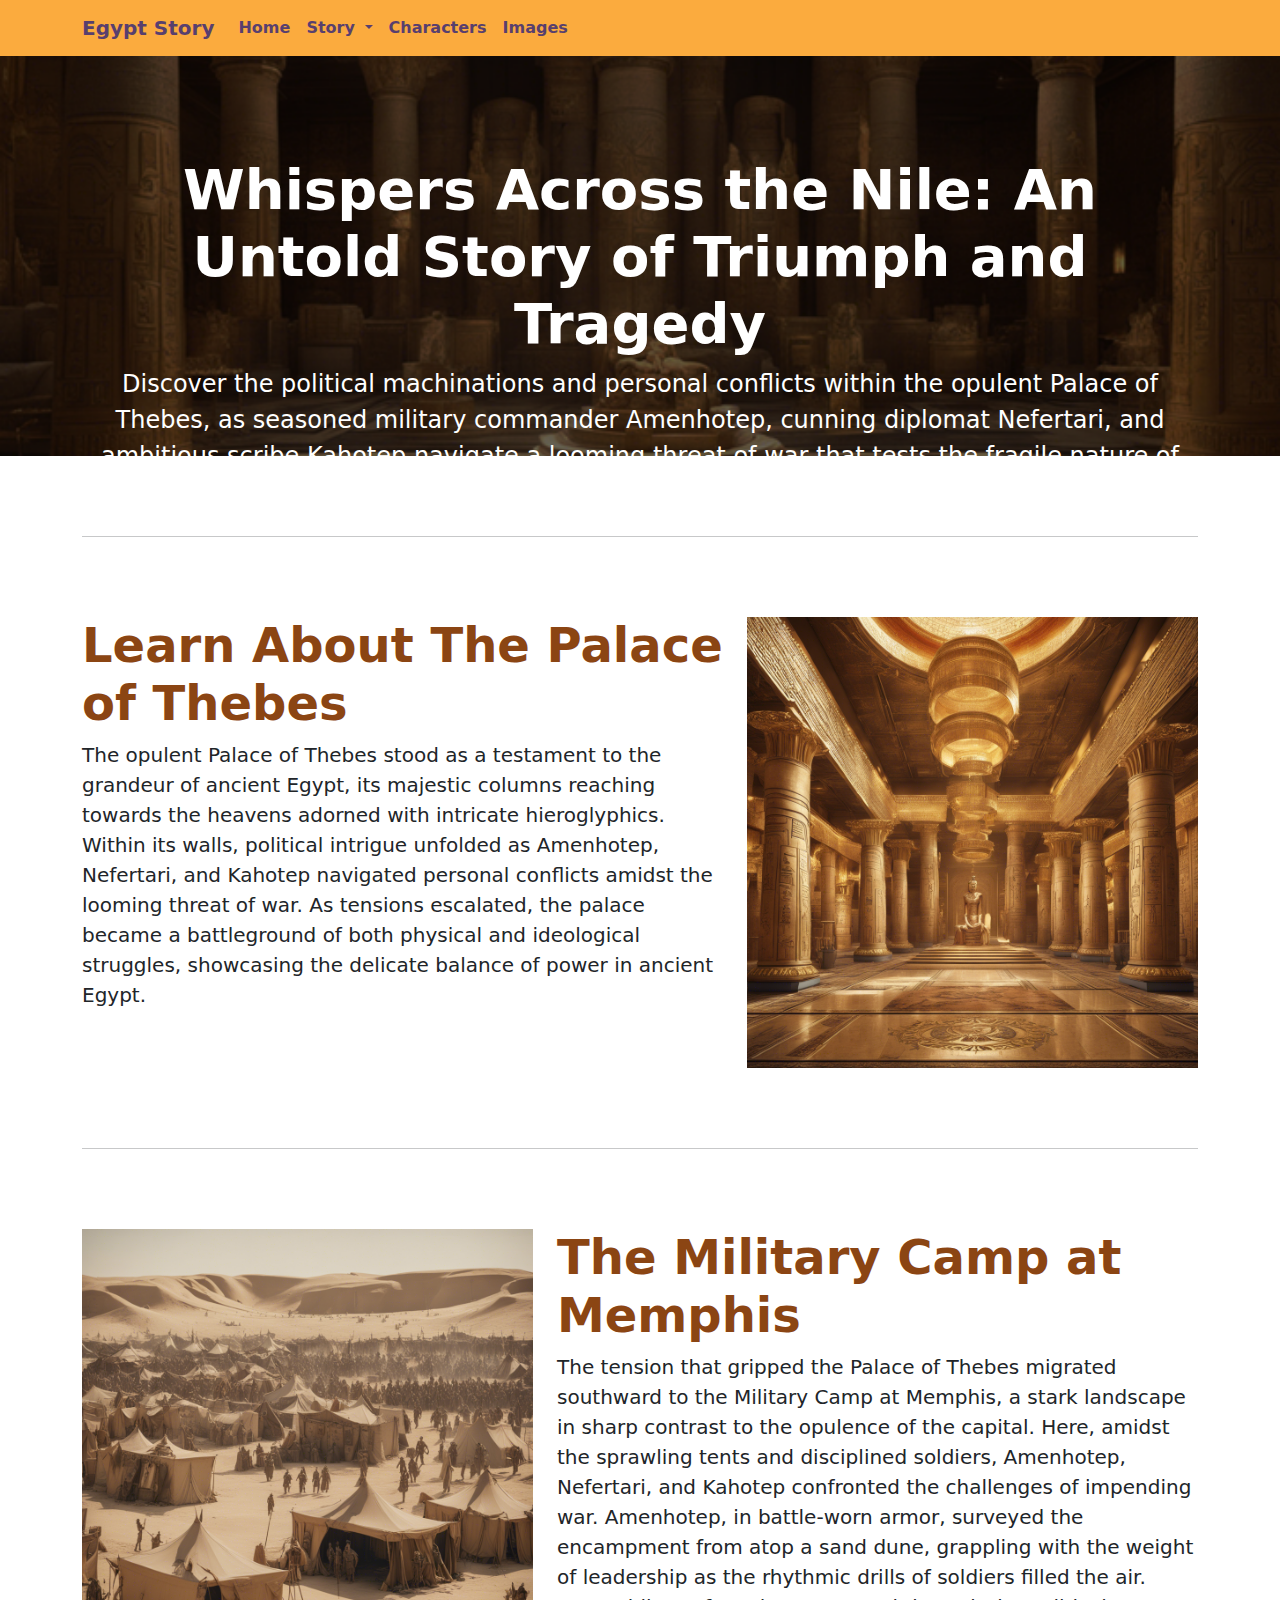
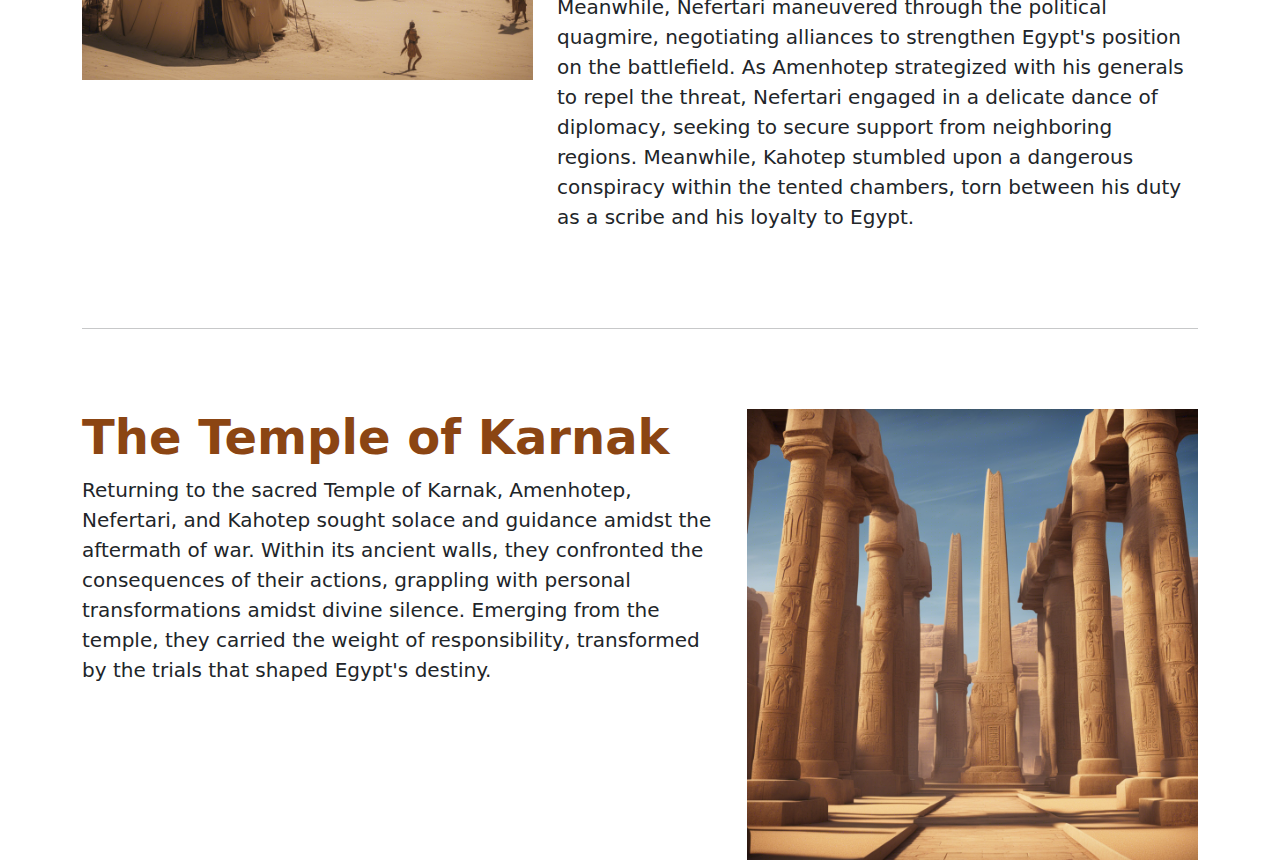
<file: index.html>
<!DOCTYPE html>
<html lang="en">

<head>
    <meta charset="UTF-8">
    <meta name="viewport" content="width=device-width, initial-scale=1.0">
    <title>Egypt Story</title>
    <!-- Bootstrap CSS -->
    <link href="https://cdn.jsdelivr.net/npm/bootstrap@5.3.0-alpha1/dist/css/bootstrap.min.css" rel="stylesheet">
    <link href="style.css" rel="stylesheet">
</head>

<body class="home-body">

    <nav class="navbar navbar-expand-lg navbar-light navbar-custom">
        <div class="container">
            <a class="navbar-brand" href="index.html">Egypt Story</a>
            <button class="navbar-toggler" type="button" data-bs-toggle="collapse" data-bs-target="#navbarNav"
                aria-controls="navbarNav" aria-expanded="false" aria-label="Toggle navigation">
                <span class="navbar-toggler-icon"></span>
            </button>
            <div class="collapse navbar-collapse" id="navbarNav">
                <ul class="navbar-nav">
                    <li class="nav-item">
                        <a class="nav-link" href="index.html">Home</a>
                    </li>
                    <li class="nav-item dropdown">
                        <a class="nav-link dropdown-toggle" href="beginning.html" id="navbarDropdown" role="button"
                            data-bs-toggle="dropdown" aria-expanded="false">
                            Story
                        </a>
                        <ul class="dropdown-menu" aria-labelledby="navbarDropdown">
                            <li><a class="dropdown-item" href="beginning.html">Beginning</a></li>
                            <li><a class="dropdown-item" href="middle.html">Middle</a></li>
                            <li><a class="dropdown-item" href="end.html">End</a></li>
                        </ul>
                    </li>
                    <li class="nav-item">
                        <a class="nav-link" href="characters.html">Characters</a>
                    </li>
                    <li class="nav-item">
                        <a class="nav-link" href="images.html">Images</a>
                    </li>
                </ul>
            </div>
        </div>
    </nav>

    <!-- Bootstrap JS (optional) -->
    <script src="https://cdn.jsdelivr.net/npm/bootstrap@5.3.0-alpha1/dist/js/bootstrap.bundle.min.js"></script>
    <div class="jumbotron">
        <div class="container">
            <h1>Whispers Across the Nile: An Untold Story of Triumph and Tragedy</h1>
            <p>Discover the political machinations and personal conflicts within the opulent Palace of Thebes, as seasoned military commander Amenhotep, cunning diplomat Nefertari, and ambitious scribe Kahotep navigate a looming threat of war that tests the fragile nature of power in ancient Egypt. </p>
        </div>
    </div>

    <div class="container">
        <hr class="featurette-divider">

        <div class="row featurette">
            <div class="col-md-7">
                <h2 class="featurette-heading">Learn About The Palace of Thebes</h2>
                <p class="lead">The opulent Palace of Thebes stood as a testament to the grandeur of ancient Egypt, its majestic columns reaching towards the heavens adorned with intricate hieroglyphics. Within its walls, political intrigue unfolded as Amenhotep, Nefertari, and Kahotep navigated personal conflicts amidst the looming threat of war. As tensions escalated, the palace became a battleground of both physical and ideological struggles, showcasing the delicate balance of power in ancient Egypt.</p>
            </div>
            
            
            <div class="col-md-5">
                <img src="photos/palace-of-thebes.png" class="img-fluid" alt="Pyramids of Giza">
            </div>
        </div>

        <hr class="featurette-divider">

        <div class="row featurette">
            <div class="col-md-7 order-md-2">
                <h2 class="featurette-heading">The Military Camp at Memphis</h2>
                <p class="lead">The tension that gripped the Palace of Thebes migrated southward to the Military Camp at Memphis, a stark landscape in sharp contrast to the opulence of the capital. Here, amidst the sprawling tents and disciplined soldiers, Amenhotep, Nefertari, and Kahotep confronted the challenges of impending war.
                Amenhotep, in battle-worn armor, surveyed the encampment from atop a sand dune, grappling with the weight of leadership as the rhythmic drills of soldiers filled the air. Meanwhile, Nefertari maneuvered through the political quagmire, negotiating alliances to strengthen Egypt's position on the battlefield.
                As Amenhotep strategized with his generals to repel the threat, Nefertari engaged in a delicate dance of diplomacy, seeking to secure support from neighboring regions. Meanwhile, Kahotep stumbled upon a dangerous conspiracy within the tented chambers, torn between his duty as a scribe and his loyalty to Egypt.
                </p>
            </div>
            
            <div class="col-md-5 order-md-1">
                <img src="photos/military-camp-at-memphis.png" class="img-fluid" alt="Great Sphinx of Giza">
            </div>
        </div>
        

        <hr class="featurette-divider">
        <div class="row featurette">
            <div class="col-md-7">
                <h2 class="featurette-heading">The Temple of Karnak</h2>
                <p class="lead">Returning to the sacred Temple of Karnak, Amenhotep, Nefertari, and Kahotep sought solace and guidance amidst the aftermath of war. Within its ancient walls, they confronted the consequences of their actions, grappling with personal transformations amidst divine silence. Emerging from the temple, they carried the weight of responsibility, transformed by the trials that shaped Egypt's destiny.
                </p>
            </div>
            
            
            
            
            <div class="col-md-5">
                <img src="photos/temple-of-karnak.png" class="img-fluid" alt="Pyramids of Giza">
            </div>
        </div>

        <!-- More featurettes can be added here -->

    </div>
</body>

</html>
</file>
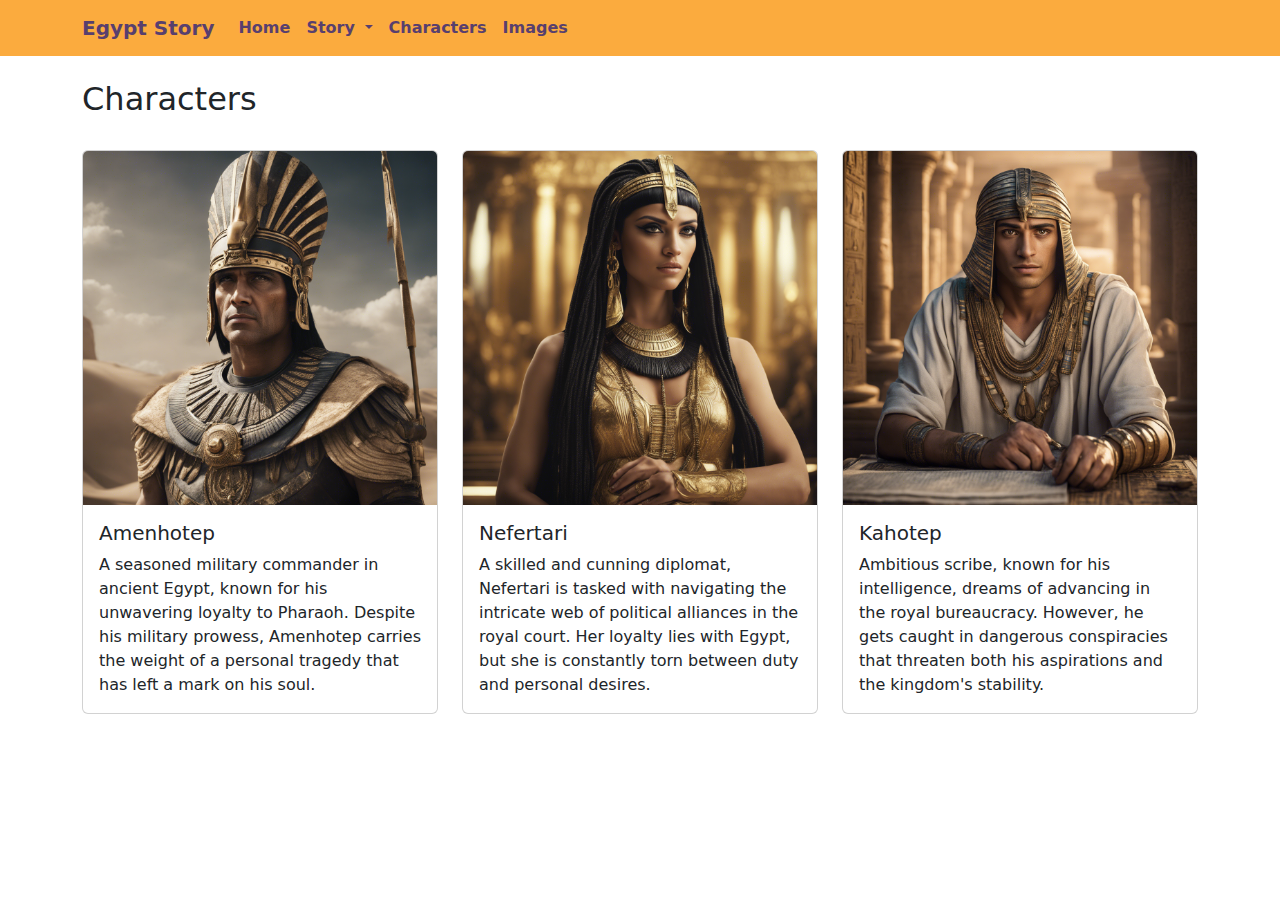
<file: characters.html>
<!DOCTYPE html>
<html lang="en">

<head>
    <meta charset="UTF-8">
    <meta name="viewport" content="width=device-width, initial-scale=1.0">
    <title>Egypt Story - Characters</title>
    <!-- Bootstrap CSS -->
    <link href="https://cdn.jsdelivr.net/npm/bootstrap@5.3.0-alpha1/dist/css/bootstrap.min.css" rel="stylesheet">
    <link href="style.css" rel="stylesheet">
</head>

<body class="home-body">

    <nav class="navbar navbar-expand-lg navbar-light navbar-custom">
        <div class="container">
            <a class="navbar-brand" href="index.html">Egypt Story</a>
            <button class="navbar-toggler" type="button" data-bs-toggle="collapse" data-bs-target="#navbarNav"
                aria-controls="navbarNav" aria-expanded="false" aria-label="Toggle navigation">
                <span class="navbar-toggler-icon"></span>
            </button>
            <div class="collapse navbar-collapse" id="navbarNav">
                <ul class="navbar-nav">
                    <li class="nav-item">
                        <a class="nav-link" href="index.html">Home</a>
                    </li>
                    <li class="nav-item dropdown">
                        <a class="nav-link dropdown-toggle" href="beginning.html" id="navbarDropdown" role="button"
                            data-bs-toggle="dropdown" aria-expanded="false">
                            Story
                        </a>
                        <ul class="dropdown-menu" aria-labelledby="navbarDropdown">
                            <li><a class="dropdown-item" href="beginning.html">Beginning</a></li>
                            <li><a class="dropdown-item" href="middle.html">Middle</a></li>
                            <li><a class="dropdown-item" href="end.html">End</a></li>
                        </ul>
                    </li>
                    <li class="nav-item active">
                        <a class="nav-link" href="characters.html">Characters</a>
                    </li>
                    <li class="nav-item">
                        <a class="nav-link" href="images.html">Images</a>
                    </li>
                </ul>
            </div>
        </div>
    </nav>

    <div class="container mt-4">
        <h2>Characters</h2>
        <br>

        <div class="row">
            <!-- Character 1 -->
            <div class="col-md-4">
                <div class="card mb-4">
                    <img src="photos/Amenhotep.png" class="card-img-top" alt="Character 1 Image">
                    <div class="card-body">
                        <h5 class="card-title">Amenhotep</h5>
                        <p class="card-text">A seasoned military commander in ancient Egypt, known for his unwavering loyalty to Pharaoh. Despite his military prowess, Amenhotep carries the weight of a personal tragedy that has left a mark on his soul.</p>
                    </div>
                </div>
            </div>

            <!-- Character 2 -->
            <div class="col-md-4">
                <div class="card mb-4">
                    <img src="photos/Nefertari.png" class="card-img-top" alt="Character 2 Image">
                    <div class="card-body">
                        <h5 class="card-title">Nefertari</h5>
                        <p class="card-text">A skilled and cunning diplomat, Nefertari is tasked with navigating the intricate web of political alliances in the royal court. Her loyalty lies with Egypt, but she is constantly torn between duty and personal desires.</p>
                    </div>
                </div>
            </div>

            <div class="col-md-4">
                <div class="card mb-4">
                    <img src="photos/Kahotep.png" class="card-img-top" alt="Character 2 Image">
                    <div class="card-body">
                        <h5 class="card-title">Kahotep</h5>
                        <p class="card-text">
                            Ambitious scribe, known for his intelligence, dreams of advancing in the royal bureaucracy. However, he gets caught in dangerous conspiracies that threaten both his aspirations and the kingdom's stability.</p>
                    </div>
                </div>
            </div>

            <!-- Add more characters as needed -->

        </div>
    </div>

    <!-- Bootstrap JS (optional) -->
    <script src="https://cdn.jsdelivr.net/npm/bootstrap@5.3.0-alpha1/dist/js/bootstrap.bundle.min.js"></script>

</body>

</html>
</file>
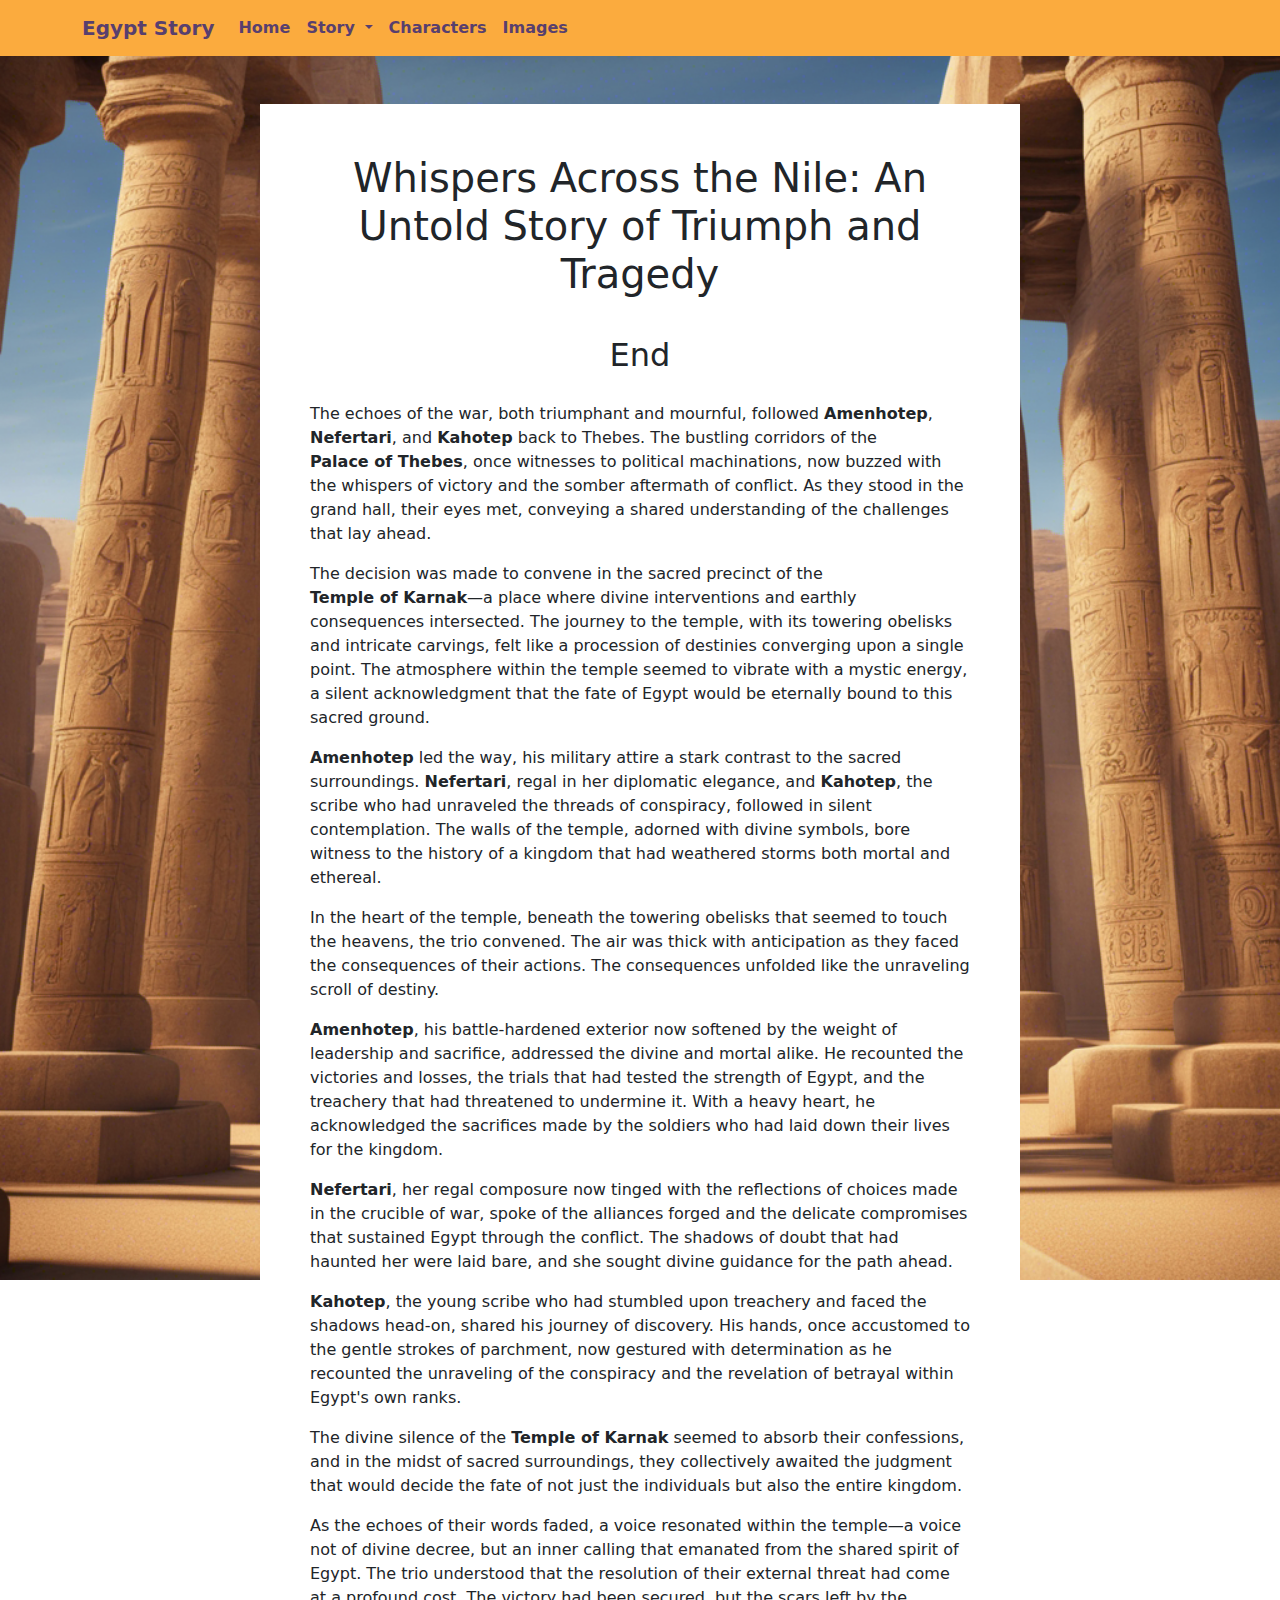
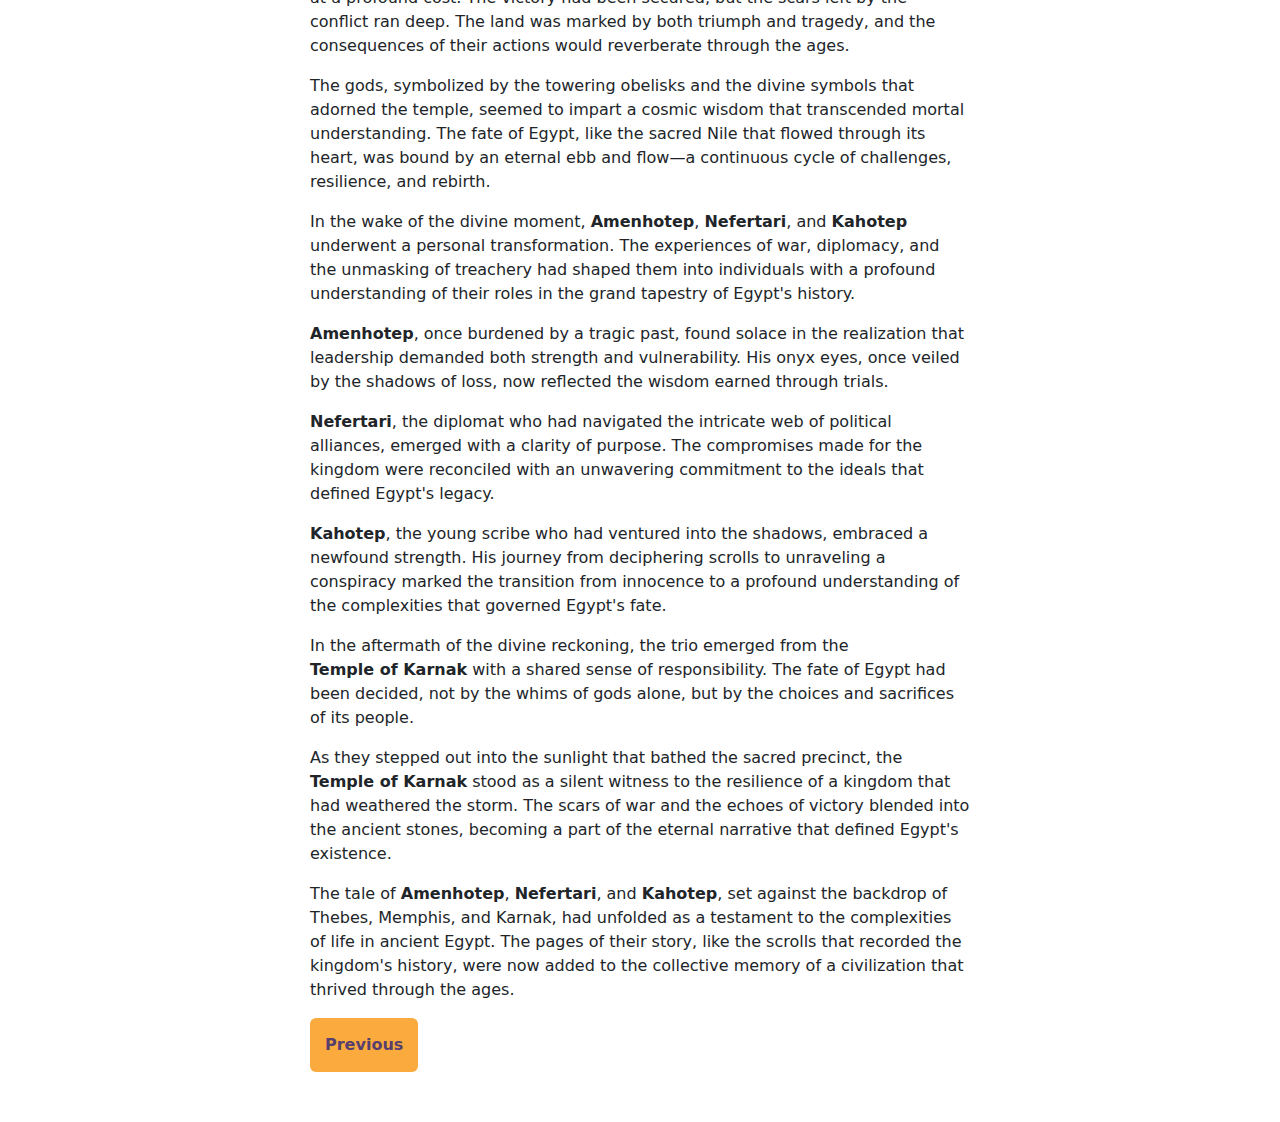
<file: end.html>
<!DOCTYPE html>
<html lang="en">

<head>
  <meta charset="UTF-8">
  <meta name="viewport" content="width=device-width, initial-scale=1.0">
  <title>The Opulent Palace of Thebes</title>
  <!-- Bootstrap CSS -->
  <link href="https://cdn.jsdelivr.net/npm/bootstrap@5.3.0-alpha1/dist/css/bootstrap.min.css" rel="stylesheet">
  <link href="style.css" rel="stylesheet">
</head>

<body class="end-container story-body">

  <nav class="navbar navbar-expand-lg navbar-light navbar-custom">
    <div class="container">
        <a class="navbar-brand" href="index.html">Egypt Story</a>
        <button class="navbar-toggler" type="button" data-bs-toggle="collapse" data-bs-target="#navbarNav"
            aria-controls="navbarNav" aria-expanded="false" aria-label="Toggle navigation">
            <span class="navbar-toggler-icon"></span>
        </button>
        <div class="collapse navbar-collapse" id="navbarNav">
            <ul class="navbar-nav">
                <li class="nav-item">
                    <a class="nav-link" href="index.html">Home</a>
                </li>
                <li class="nav-item dropdown">
                    <a class="nav-link dropdown-toggle" href="beginning.html" id="navbarDropdown" role="button"
                        data-bs-toggle="dropdown" aria-expanded="false">
                        Story
                    </a>
                    <ul class="dropdown-menu" aria-labelledby="navbarDropdown">
                        <li><a class="dropdown-item" href="beginning.html">Beginning</a></li>
                        <li><a class="dropdown-item" href="middle.html">Middle</a></li>
                        <li><a class="dropdown-item" href="end.html">End</a></li>
                    </ul>
                </li>
                <li class="nav-item">
                    <a class="nav-link" href="characters.html">Characters</a>
                </li>
                <li class="nav-item">
                    <a class="nav-link" href="images.html">Images</a>
                </li>
            </ul>
        </div>
    </div>
</nav>

  <div class="container mt-5">
    <div class="row">
      <div id="story" class="col-lg-8 offset-lg-2 beginning">
        <h1 class="text-center">Whispers Across the Nile: An Untold Story of Triumph and Tragedy</h1>
        <h2 class="text-center">End</h2>
        <p>The echoes of the war, both triumphant and mournful, followed Amenhotep, Nefertari, and Kahotep back to Thebes. The bustling corridors of the Palace of Thebes, once witnesses to political machinations, now buzzed with the whispers of victory and the somber aftermath of conflict. As they stood in the grand hall, their eyes met, conveying a shared understanding of the challenges that lay ahead.</p>
<p>The decision was made to convene in the sacred precinct of the Temple of Karnak—a place where divine interventions and earthly consequences intersected. The journey to the temple, with its towering obelisks and intricate carvings, felt like a procession of destinies converging upon a single point. The atmosphere within the temple seemed to vibrate with a mystic energy, a silent acknowledgment that the fate of Egypt would be eternally bound to this sacred ground.</p>
<p>Amenhotep led the way, his military attire a stark contrast to the sacred surroundings. Nefertari, regal in her diplomatic elegance, and Kahotep, the scribe who had unraveled the threads of conspiracy, followed in silent contemplation. The walls of the temple, adorned with divine symbols, bore witness to the history of a kingdom that had weathered storms both mortal and ethereal.</p>
<p>In the heart of the temple, beneath the towering obelisks that seemed to touch the heavens, the trio convened. The air was thick with anticipation as they faced the consequences of their actions. The consequences unfolded like the unraveling scroll of destiny.</p>
<p>Amenhotep, his battle-hardened exterior now softened by the weight of leadership and sacrifice, addressed the divine and mortal alike. He recounted the victories and losses, the trials that had tested the strength of Egypt, and the treachery that had threatened to undermine it. With a heavy heart, he acknowledged the sacrifices made by the soldiers who had laid down their lives for the kingdom.</p>
<p>Nefertari, her regal composure now tinged with the reflections of choices made in the crucible of war, spoke of the alliances forged and the delicate compromises that sustained Egypt through the conflict. The shadows of doubt that had haunted her were laid bare, and she sought divine guidance for the path ahead.</p>
<p>Kahotep, the young scribe who had stumbled upon treachery and faced the shadows head-on, shared his journey of discovery. His hands, once accustomed to the gentle strokes of parchment, now gestured with determination as he recounted the unraveling of the conspiracy and the revelation of betrayal within Egypt's own ranks.</p>
<p>The divine silence of the Temple of Karnak seemed to absorb their confessions, and in the midst of sacred surroundings, they collectively awaited the judgment that would decide the fate of not just the individuals but also the entire kingdom.</p>
<p>As the echoes of their words faded, a voice resonated within the temple—a voice not of divine decree, but an inner calling that emanated from the shared spirit of Egypt. The trio understood that the resolution of their external threat had come at a profound cost. The victory had been secured, but the scars left by the conflict ran deep. The land was marked by both triumph and tragedy, and the consequences of their actions would reverberate through the ages.</p>
<p>The gods, symbolized by the towering obelisks and the divine symbols that adorned the temple, seemed to impart a cosmic wisdom that transcended mortal understanding. The fate of Egypt, like the sacred Nile that flowed through its heart, was bound by an eternal ebb and flow—a continuous cycle of challenges, resilience, and rebirth.</p>
<p>In the wake of the divine moment, Amenhotep, Nefertari, and Kahotep underwent a personal transformation. The experiences of war, diplomacy, and the unmasking of treachery had shaped them into individuals with a profound understanding of their roles in the grand tapestry of Egypt's history.</p>
<p>Amenhotep, once burdened by a tragic past, found solace in the realization that leadership demanded both strength and vulnerability. His onyx eyes, once veiled by the shadows of loss, now reflected the wisdom earned through trials.</p>
<p>Nefertari, the diplomat who had navigated the intricate web of political alliances, emerged with a clarity of purpose. The compromises made for the kingdom were reconciled with an unwavering commitment to the ideals that defined Egypt's legacy.</p>
<p>Kahotep, the young scribe who had ventured into the shadows, embraced a newfound strength. His journey from deciphering scrolls to unraveling a conspiracy marked the transition from innocence to a profound understanding of the complexities that governed Egypt's fate.</p>
<p>In the aftermath of the divine reckoning, the trio emerged from the Temple of Karnak with a shared sense of responsibility. The fate of Egypt had been decided, not by the whims of gods alone, but by the choices and sacrifices of its people.</p>
<p>As they stepped out into the sunlight that bathed the sacred precinct, the Temple of Karnak stood as a silent witness to the resilience of a kingdom that had weathered the storm. The scars of war and the echoes of victory blended into the ancient stones, becoming a part of the eternal narrative that defined Egypt's existence.</p>
<p>The tale of Amenhotep, Nefertari, and Kahotep, set against the backdrop of Thebes, Memphis, and Karnak, had unfolded as a testament to the complexities of life in ancient Egypt. The pages of their story, like the scrolls that recorded the kingdom's history, were now added to the collective memory of a civilization that thrived through the ages.</p>
      <div class="mt-3 next-prev">
          <a href="middle.html" class="btn btn-primary nextButton">Previous</a>
          <div></div>
        </div>
        </div>
      </div>
    </div>
  </div>

  <!-- Bootstrap JS (optional) -->
  <script src="https://cdn.jsdelivr.net/npm/bootstrap@5.3.0-alpha1/dist/js/bootstrap.bundle.min.js"></script>
  <script>

    var wordsToReplace = ["Palace of Thebes", "Amenhotep", "Military Camp at Memphis", "Temple of Karnak", "Kahotep", "Nefertari"];
    var imageLocations = ["photos/palace-of-thebes.png", "photos/Amenhotep.png", "photos/military-camp-at-memphis.png", "photos/temple-of-karnak.png", "photos/Kahotep.png", "photos/Nefertari.png"];


    var storyText = document.getElementById('story').innerHTML;


    for (var i = 0; i < wordsToReplace.length; i++) {
      var word = wordsToReplace[i];
      var imageLocation = imageLocations[i];
      var replacementHTML = '<span class="story-image">' + word + '<img src="' + imageLocation + '" alt="' + word + '"></span>';
      storyText = storyText.replace(new RegExp(word, 'g'), replacementHTML);
    }


    document.getElementById('story').innerHTML = storyText;
  </script>
</body>

</html>
</file>
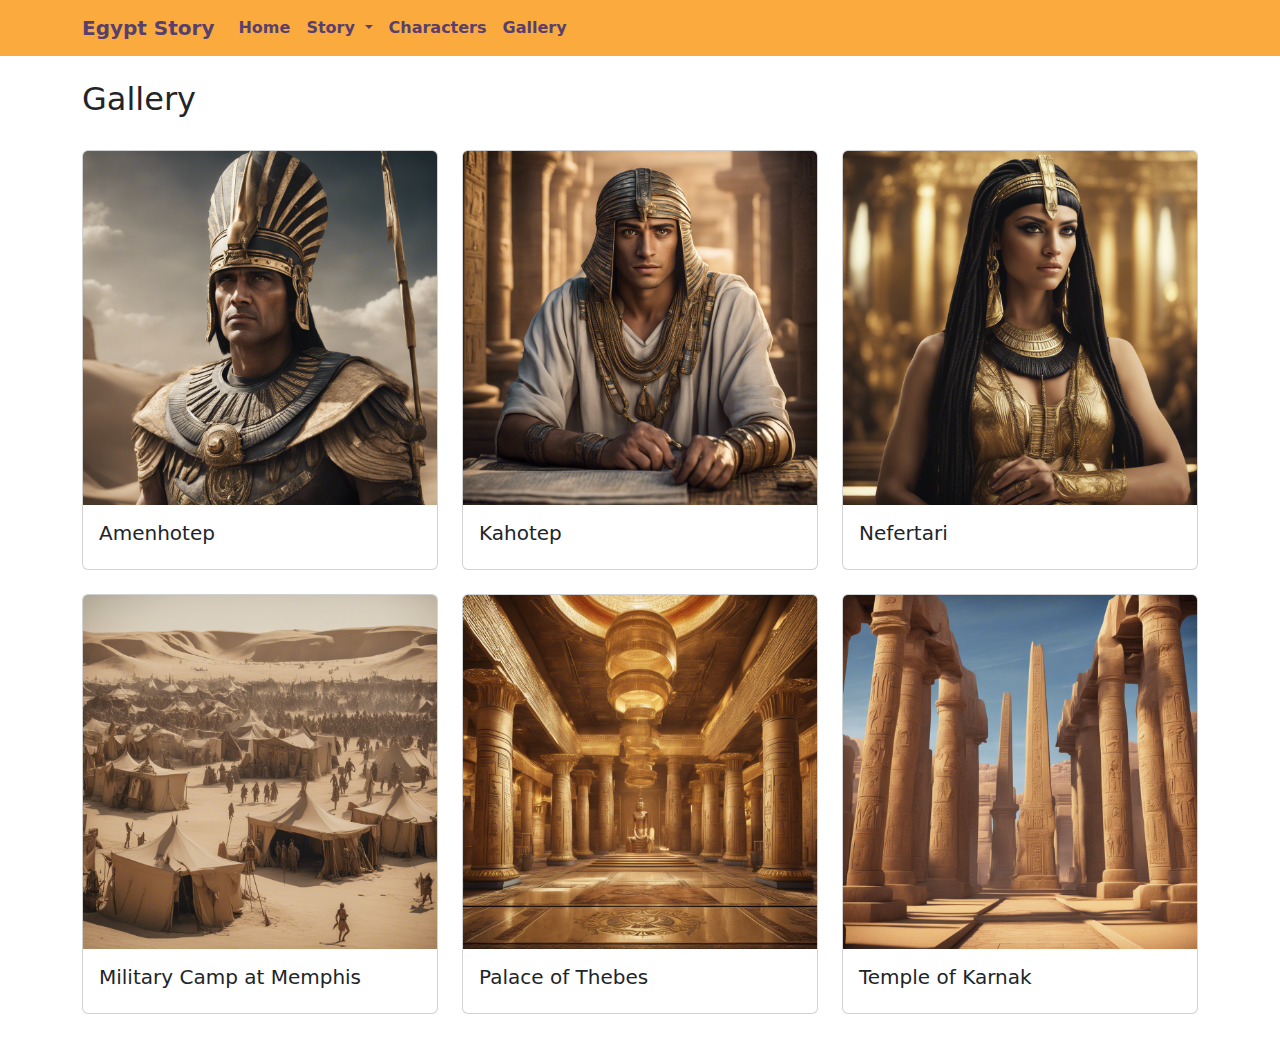
<file: images.html>
<!DOCTYPE html>
<html lang="en">

<head>
    <meta charset="UTF-8">
    <meta name="viewport" content="width=device-width, initial-scale=1.0">
    <title>Egypt Story - Gallery</title>
    <!-- Bootstrap CSS -->
    <link href="https://cdn.jsdelivr.net/npm/bootstrap@5.3.0-alpha1/dist/css/bootstrap.min.css" rel="stylesheet">
    <link href="style.css" rel="stylesheet">
</head>

<body class="home-body">

    <nav class="navbar navbar-expand-lg navbar-light navbar-custom">
        <div class="container">
            <a class="navbar-brand" href="index.html">Egypt Story</a>
            <button class="navbar-toggler" type="button" data-bs-toggle="collapse" data-bs-target="#navbarNav"
                aria-controls="navbarNav" aria-expanded="false" aria-label="Toggle navigation">
                <span class="navbar-toggler-icon"></span>
            </button>
            <div class="collapse navbar-collapse" id="navbarNav">
                <ul class="navbar-nav">
                    <li class="nav-item">
                        <a class="nav-link" href="index.html">Home</a>
                    </li>
                    <li class="nav-item dropdown">
                        <a class="nav-link dropdown-toggle" href="beginning.html" id="navbarDropdown" role="button"
                            data-bs-toggle="dropdown" aria-expanded="false">
                            Story
                        </a>
                        <ul class="dropdown-menu" aria-labelledby="navbarDropdown">
                            <li><a class="dropdown-item" href="beginning.html">Beginning</a></li>
                            <li><a class="dropdown-item" href="middle.html">Middle</a></li>
                            <li><a class="dropdown-item" href="end.html">End</a></li>
                        </ul>
                    </li>
                    <li class="nav-item">
                        <a class="nav-link" href="characters.html">Characters</a>
                    </li>
                    <li class="nav-item active">
                        <a class="nav-link" href="gallery.html">Gallery</a>
                    </li>
                </ul>
            </div>
        </div>
    </nav>

    <div class="container mt-4">
        <h2>Gallery</h2>
        <br>

        <div class="row">
            <div class="col-md-4">
                <div class="card mb-4">
                    <img src="photos/Amenhotep.png" class="card-img-top" alt="Gallery Item 1 Image">
                    <div class="card-body">
                        <h5 class="card-title">Amenhotep</h5>
                    </div>
                </div>
            </div>

            <div class="col-md-4">
                <div class="card mb-4">
                    <img src="photos/Kahotep.png" class="card-img-top" alt="Gallery Item 2 Image">
                    <div class="card-body">
                        <h5 class="card-title">Kahotep</h5>
                    </div>
                </div>
            </div>

            <div class="col-md-4">
                <div class="card mb-4">
                    <img src="photos/Nefertari.png" class="card-img-top" alt="Gallery Item 2 Image">
                    <div class="card-body">
                        <h5 class="card-title">Nefertari</h5>
                    </div>
                </div>
            </div>

            <div class="col-md-4">
                <div class="card mb-4">
                    <img src="photos/military-camp-at-memphis.png" class="card-img-top" alt="Gallery Item 2 Image">
                    <div class="card-body">
                        <h5 class="card-title">Military Camp at Memphis</h5>
                    </div>
                </div>
            </div>

            <div class="col-md-4">
                <div class="card mb-4">
                    <img src="photos/palace-of-thebes.png" class="card-img-top" alt="Gallery Item 2 Image">
                    <div class="card-body">
                        <h5 class="card-title">Palace of Thebes</h5>
                    </div>
                </div>
            </div>

            <div class="col-md-4">
                <div class="card mb-4">
                    <img src="photos/temple-of-karnak.png" class="card-img-top" alt="Gallery Item 2 Image">
                    <div class="card-body">
                        <h5 class="card-title">Temple of Karnak</h5>
                    </div>
                </div>
            </div>

            <!-- Add more gallery items as needed -->

        </div>
    </div>

    <!-- Bootstrap JS (optional) -->
    <script src="https://cdn.jsdelivr.net/npm/bootstrap@5.3.0-alpha1/dist/js/bootstrap.bundle.min.js"></script>

</body>

</html>
</file>
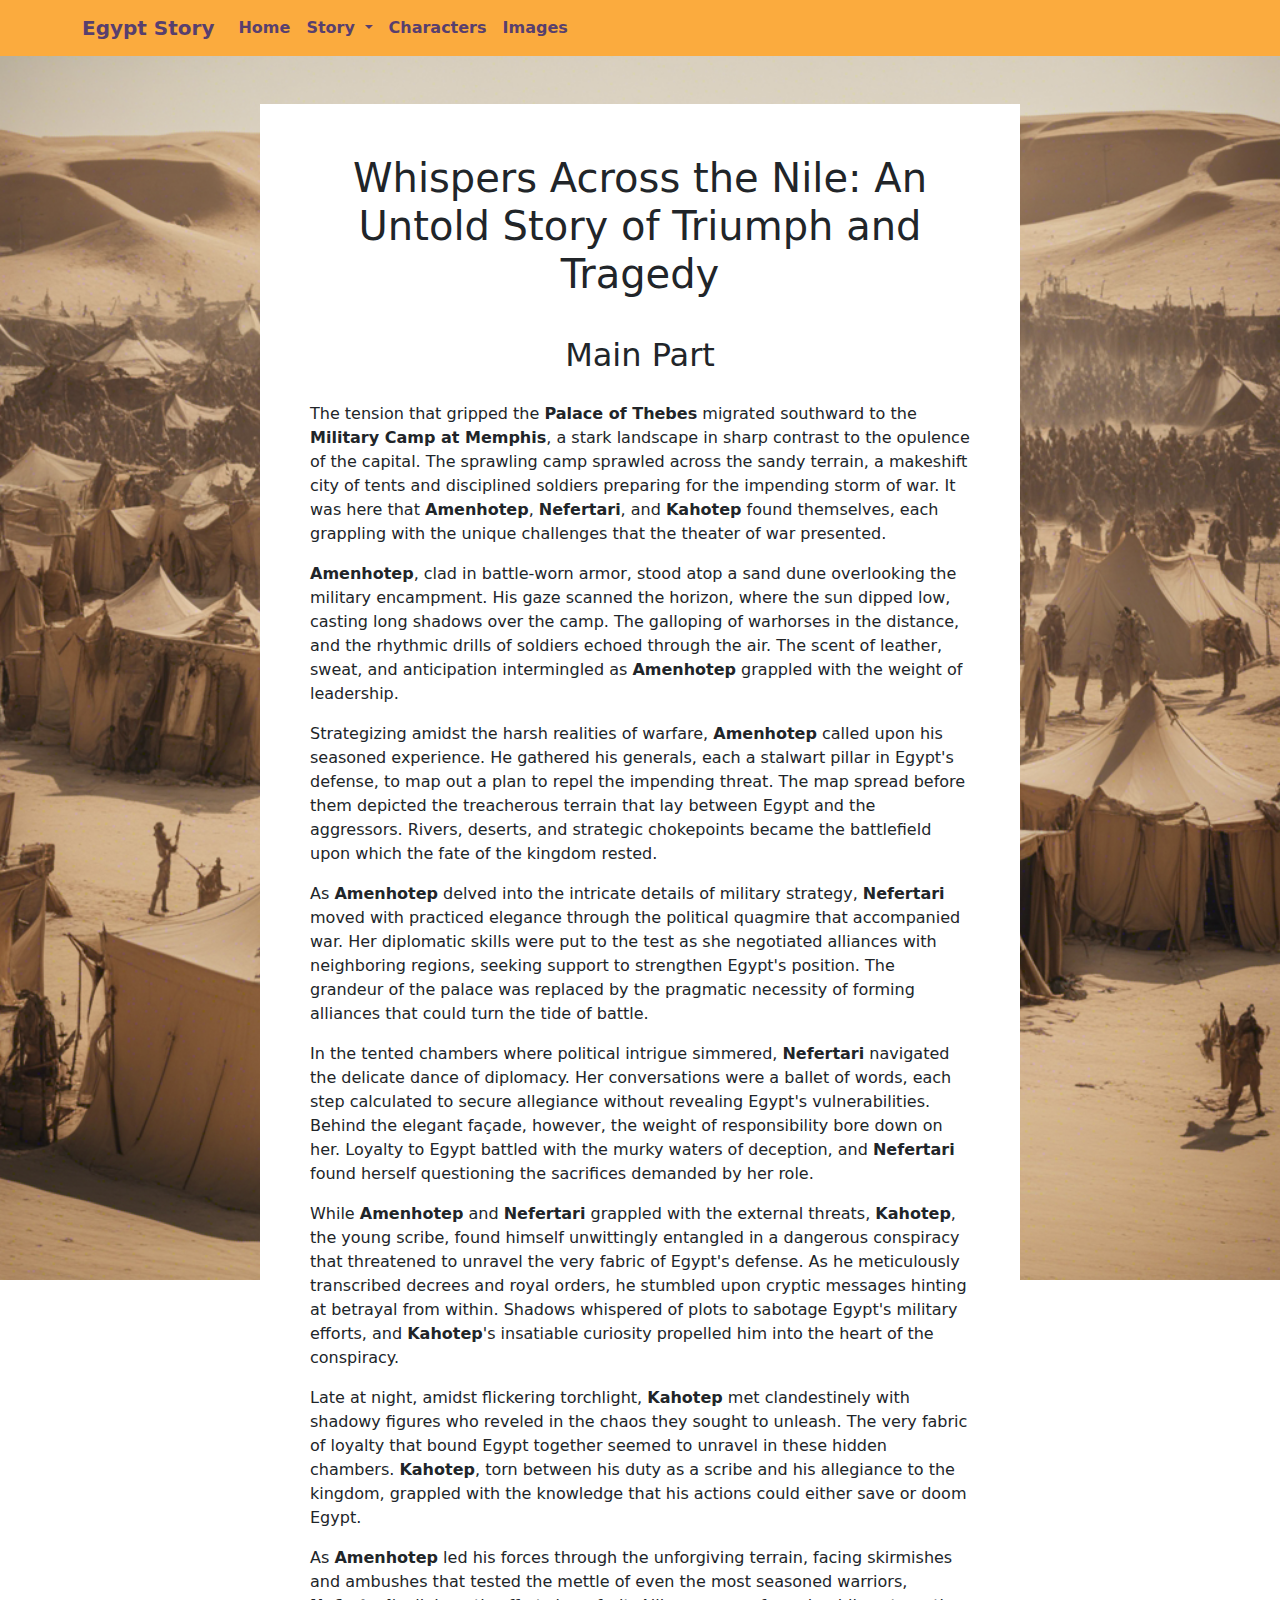
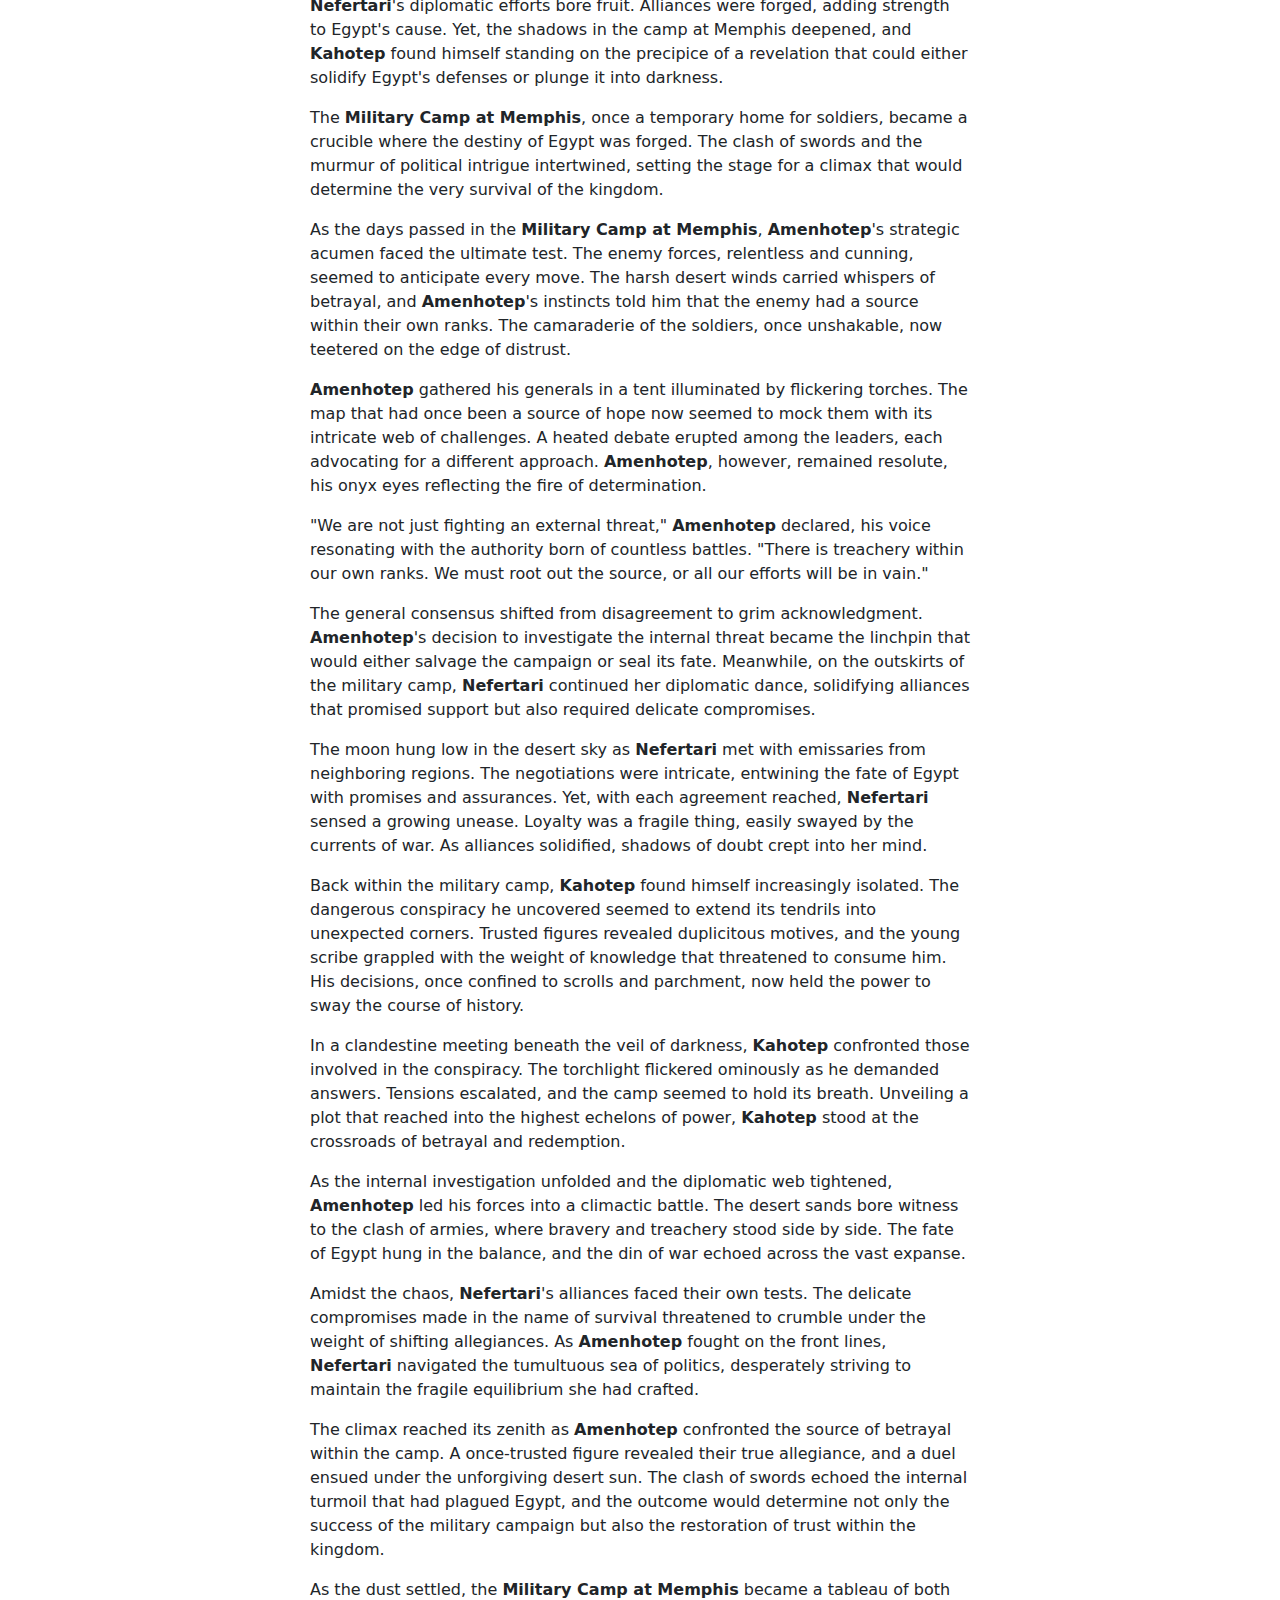
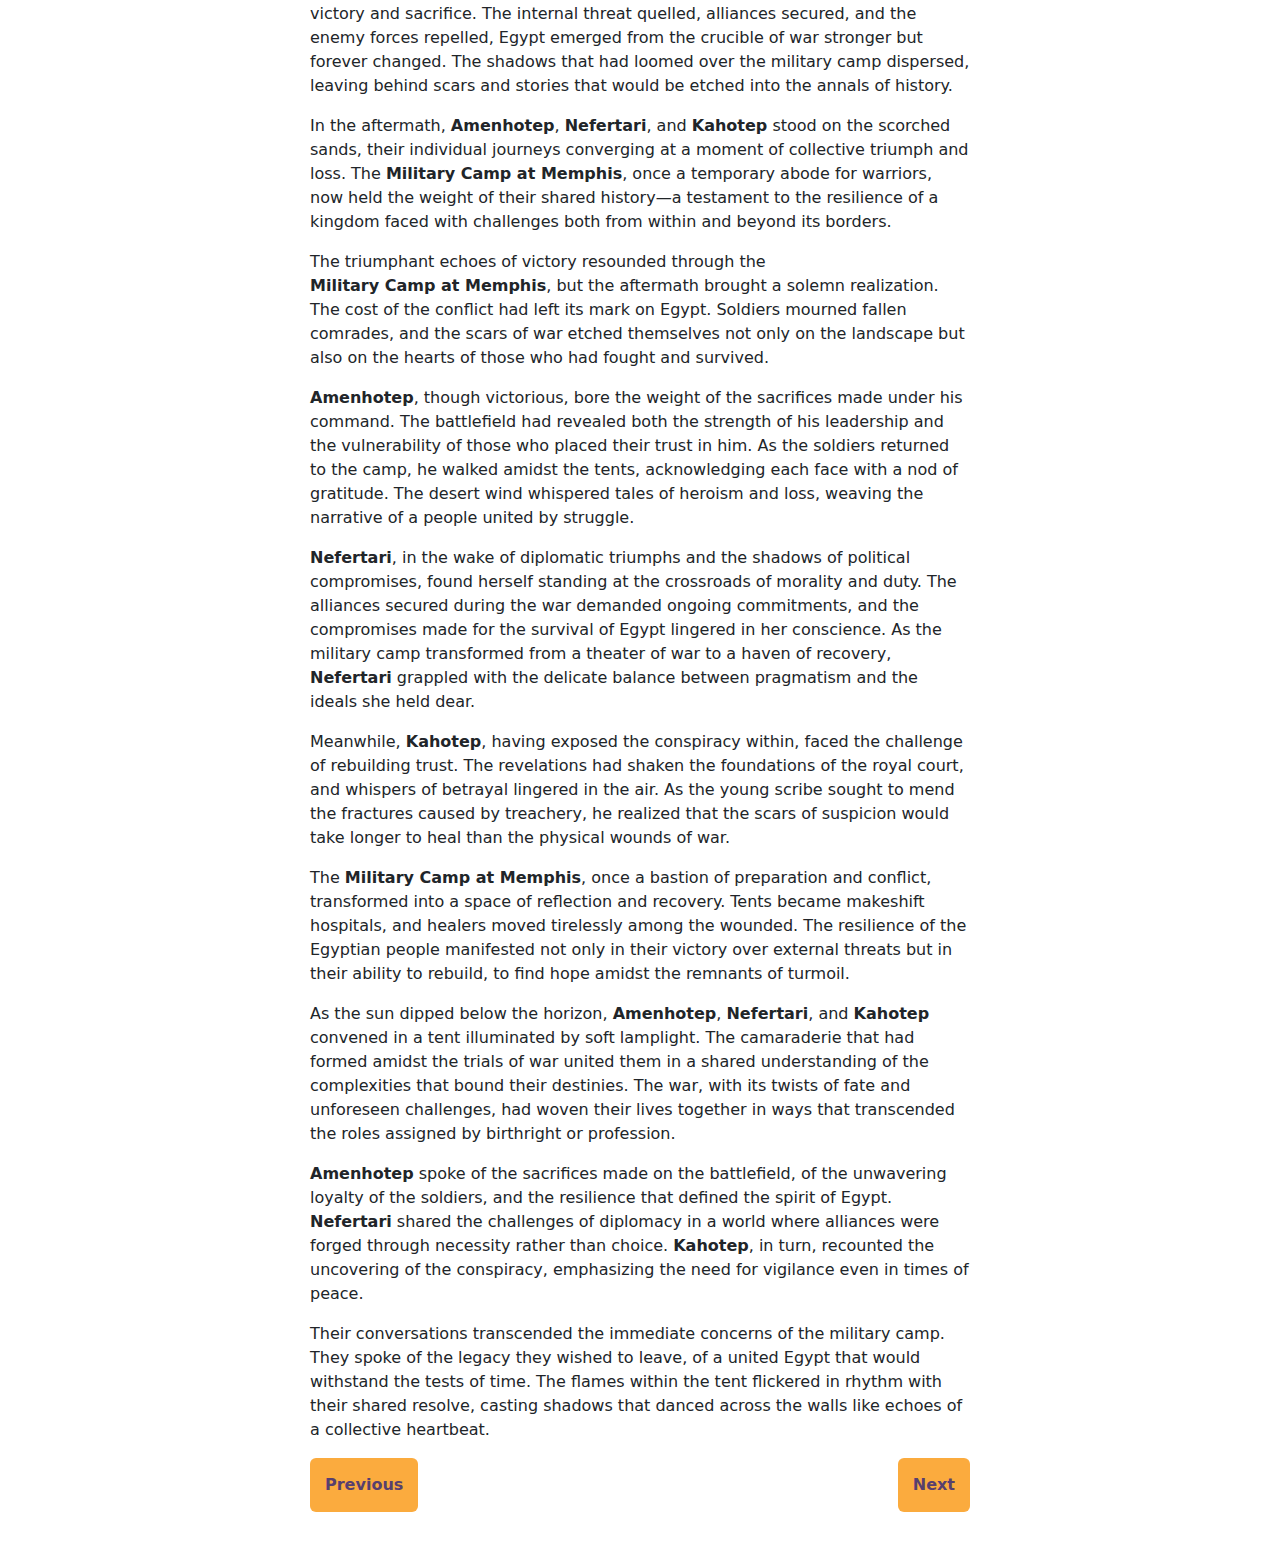
<file: middle.html>
<!DOCTYPE html>
<html lang="en">

<head>
  <meta charset="UTF-8">
  <meta name="viewport" content="width=device-width, initial-scale=1.0">
  <title>The Opulent Palace of Thebes</title>
  <!-- Bootstrap CSS -->
  <link href="https://cdn.jsdelivr.net/npm/bootstrap@5.3.0-alpha1/dist/css/bootstrap.min.css" rel="stylesheet">
  <link href="style.css" rel="stylesheet">
</head>

<body class="middle-container story-body">

  <nav class="navbar navbar-expand-lg navbar-light navbar-custom">
    <div class="container">
        <a class="navbar-brand" href="index.html">Egypt Story</a>
        <button class="navbar-toggler" type="button" data-bs-toggle="collapse" data-bs-target="#navbarNav"
            aria-controls="navbarNav" aria-expanded="false" aria-label="Toggle navigation">
            <span class="navbar-toggler-icon"></span>
        </button>
        <div class="collapse navbar-collapse" id="navbarNav">
            <ul class="navbar-nav">
                <li class="nav-item">
                    <a class="nav-link" href="index.html">Home</a>
                </li>
                <li class="nav-item dropdown">
                    <a class="nav-link dropdown-toggle" href="beginning.html" id="navbarDropdown" role="button"
                        data-bs-toggle="dropdown" aria-expanded="false">
                        Story
                    </a>
                    <ul class="dropdown-menu" aria-labelledby="navbarDropdown">
                        <li><a class="dropdown-item" href="beginning.html">Beginning</a></li>
                        <li><a class="dropdown-item" href="middle.html">Middle</a></li>
                        <li><a class="dropdown-item" href="end.html">End</a></li>
                    </ul>
                </li>
                <li class="nav-item">
                    <a class="nav-link" href="characters.html">Characters</a>
                </li>
                <li class="nav-item">
                    <a class="nav-link" href="images.html">Images</a>
                </li>
            </ul>
        </div>
    </div>
</nav>

  <div class="container mt-5">
    <div class="row">
      <div id="story" class="col-lg-8 offset-lg-2 beginning">
        <h1 class="text-center">Whispers Across the Nile: An Untold Story of Triumph and Tragedy</h1>
        <h2 class="text-center">Main Part</h2>
        <p>The tension that gripped the Palace of Thebes migrated southward to the Military Camp at Memphis, a stark landscape in sharp contrast to the opulence of the capital. The sprawling camp sprawled across the sandy terrain, a makeshift city of tents and disciplined soldiers preparing for the impending storm of war. It was here that Amenhotep, Nefertari, and Kahotep found themselves, each grappling with the unique challenges that the theater of war presented.</p>
<p>Amenhotep, clad in battle-worn armor, stood atop a sand dune overlooking the military encampment. His gaze scanned the horizon, where the sun dipped low, casting long shadows over the camp. The galloping of warhorses in the distance, and the rhythmic drills of soldiers echoed through the air. The scent of leather, sweat, and anticipation intermingled as Amenhotep grappled with the weight of leadership.</p>
<p>Strategizing amidst the harsh realities of warfare, Amenhotep called upon his seasoned experience. He gathered his generals, each a stalwart pillar in Egypt's defense, to map out a plan to repel the impending threat. The map spread before them depicted the treacherous terrain that lay between Egypt and the aggressors. Rivers, deserts, and strategic chokepoints became the battlefield upon which the fate of the kingdom rested.</p>
<p>As Amenhotep delved into the intricate details of military strategy, Nefertari moved with practiced elegance through the political quagmire that accompanied war. Her diplomatic skills were put to the test as she negotiated alliances with neighboring regions, seeking support to strengthen Egypt's position. The grandeur of the palace was replaced by the pragmatic necessity of forming alliances that could turn the tide of battle.</p>
<p>In the tented chambers where political intrigue simmered, Nefertari navigated the delicate dance of diplomacy. Her conversations were a ballet of words, each step calculated to secure allegiance without revealing Egypt's vulnerabilities. Behind the elegant façade, however, the weight of responsibility bore down on her. Loyalty to Egypt battled with the murky waters of deception, and Nefertari found herself questioning the sacrifices demanded by her role.</p>
<p>While Amenhotep and Nefertari grappled with the external threats, Kahotep, the young scribe, found himself unwittingly entangled in a dangerous conspiracy that threatened to unravel the very fabric of Egypt's defense. As he meticulously transcribed decrees and royal orders, he stumbled upon cryptic messages hinting at betrayal from within. Shadows whispered of plots to sabotage Egypt's military efforts, and Kahotep's insatiable curiosity propelled him into the heart of the conspiracy.</p>
<p>Late at night, amidst flickering torchlight, Kahotep met clandestinely with shadowy figures who reveled in the chaos they sought to unleash. The very fabric of loyalty that bound Egypt together seemed to unravel in these hidden chambers. Kahotep, torn between his duty as a scribe and his allegiance to the kingdom, grappled with the knowledge that his actions could either save or doom Egypt.</p>
<p>As Amenhotep led his forces through the unforgiving terrain, facing skirmishes and ambushes that tested the mettle of even the most seasoned warriors, Nefertari's diplomatic efforts bore fruit. Alliances were forged, adding strength to Egypt's cause. Yet, the shadows in the camp at Memphis deepened, and Kahotep found himself standing on the precipice of a revelation that could either solidify Egypt's defenses or plunge it into darkness.</p>
<p>The Military Camp at Memphis, once a temporary home for soldiers, became a crucible where the destiny of Egypt was forged. The clash of swords and the murmur of political intrigue intertwined, setting the stage for a climax that would determine the very survival of the kingdom.</p>
<p>As the days passed in the Military Camp at Memphis, Amenhotep's strategic acumen faced the ultimate test. The enemy forces, relentless and cunning, seemed to anticipate every move. The harsh desert winds carried whispers of betrayal, and Amenhotep's instincts told him that the enemy had a source within their own ranks. The camaraderie of the soldiers, once unshakable, now teetered on the edge of distrust.</p>
<p>Amenhotep gathered his generals in a tent illuminated by flickering torches. The map that had once been a source of hope now seemed to mock them with its intricate web of challenges. A heated debate erupted among the leaders, each advocating for a different approach. Amenhotep, however, remained resolute, his onyx eyes reflecting the fire of determination.</p>
<p>"We are not just fighting an external threat," Amenhotep declared, his voice resonating with the authority born of countless battles. "There is treachery within our own ranks. We must root out the source, or all our efforts will be in vain."</p>
<p>The general consensus shifted from disagreement to grim acknowledgment. Amenhotep's decision to investigate the internal threat became the linchpin that would either salvage the campaign or seal its fate. Meanwhile, on the outskirts of the military camp, Nefertari continued her diplomatic dance, solidifying alliances that promised support but also required delicate compromises.</p>
<p>The moon hung low in the desert sky as Nefertari met with emissaries from neighboring regions. The negotiations were intricate, entwining the fate of Egypt with promises and assurances. Yet, with each agreement reached, Nefertari sensed a growing unease. Loyalty was a fragile thing, easily swayed by the currents of war. As alliances solidified, shadows of doubt crept into her mind.</p>
<p>Back within the military camp, Kahotep found himself increasingly isolated. The dangerous conspiracy he uncovered seemed to extend its tendrils into unexpected corners. Trusted figures revealed duplicitous motives, and the young scribe grappled with the weight of knowledge that threatened to consume him. His decisions, once confined to scrolls and parchment, now held the power to sway the course of history.</p>
<p>In a clandestine meeting beneath the veil of darkness, Kahotep confronted those involved in the conspiracy. The torchlight flickered ominously as he demanded answers. Tensions escalated, and the camp seemed to hold its breath. Unveiling a plot that reached into the highest echelons of power, Kahotep stood at the crossroads of betrayal and redemption.</p>
<p>As the internal investigation unfolded and the diplomatic web tightened, Amenhotep led his forces into a climactic battle. The desert sands bore witness to the clash of armies, where bravery and treachery stood side by side. The fate of Egypt hung in the balance, and the din of war echoed across the vast expanse.</p>
<p>Amidst the chaos, Nefertari's alliances faced their own tests. The delicate compromises made in the name of survival threatened to crumble under the weight of shifting allegiances. As Amenhotep fought on the front lines, Nefertari navigated the tumultuous sea of politics, desperately striving to maintain the fragile equilibrium she had crafted.</p>
<p>The climax reached its zenith as Amenhotep confronted the source of betrayal within the camp. A once-trusted figure revealed their true allegiance, and a duel ensued under the unforgiving desert sun. The clash of swords echoed the internal turmoil that had plagued Egypt, and the outcome would determine not only the success of the military campaign but also the restoration of trust within the kingdom.</p>
<p>As the dust settled, the Military Camp at Memphis became a tableau of both victory and sacrifice. The internal threat quelled, alliances secured, and the enemy forces repelled, Egypt emerged from the crucible of war stronger but forever changed. The shadows that had loomed over the military camp dispersed, leaving behind scars and stories that would be etched into the annals of history.</p>
<p>In the aftermath, Amenhotep, Nefertari, and Kahotep stood on the scorched sands, their individual journeys converging at a moment of collective triumph and loss. The Military Camp at Memphis, once a temporary abode for warriors, now held the weight of their shared history—a testament to the resilience of a kingdom faced with challenges both from within and beyond its borders.</p>
<p>The triumphant echoes of victory resounded through the Military Camp at Memphis, but the aftermath brought a solemn realization. The cost of the conflict had left its mark on Egypt. Soldiers mourned fallen comrades, and the scars of war etched themselves not only on the landscape but also on the hearts of those who had fought and survived.</p>
<p>Amenhotep, though victorious, bore the weight of the sacrifices made under his command. The battlefield had revealed both the strength of his leadership and the vulnerability of those who placed their trust in him. As the soldiers returned to the camp, he walked amidst the tents, acknowledging each face with a nod of gratitude. The desert wind whispered tales of heroism and loss, weaving the narrative of a people united by struggle.</p>
<p>Nefertari, in the wake of diplomatic triumphs and the shadows of political compromises, found herself standing at the crossroads of morality and duty. The alliances secured during the war demanded ongoing commitments, and the compromises made for the survival of Egypt lingered in her conscience. As the military camp transformed from a theater of war to a haven of recovery, Nefertari grappled with the delicate balance between pragmatism and the ideals she held dear.</p>
<p>Meanwhile, Kahotep, having exposed the conspiracy within, faced the challenge of rebuilding trust. The revelations had shaken the foundations of the royal court, and whispers of betrayal lingered in the air. As the young scribe sought to mend the fractures caused by treachery, he realized that the scars of suspicion would take longer to heal than the physical wounds of war.</p>
<p>The Military Camp at Memphis, once a bastion of preparation and conflict, transformed into a space of reflection and recovery. Tents became makeshift hospitals, and healers moved tirelessly among the wounded. The resilience of the Egyptian people manifested not only in their victory over external threats but in their ability to rebuild, to find hope amidst the remnants of turmoil.</p>
<p>As the sun dipped below the horizon, Amenhotep, Nefertari, and Kahotep convened in a tent illuminated by soft lamplight. The camaraderie that had formed amidst the trials of war united them in a shared understanding of the complexities that bound their destinies. The war, with its twists of fate and unforeseen challenges, had woven their lives together in ways that transcended the roles assigned by birthright or profession.</p>
<p>Amenhotep spoke of the sacrifices made on the battlefield, of the unwavering loyalty of the soldiers, and the resilience that defined the spirit of Egypt. Nefertari shared the challenges of diplomacy in a world where alliances were forged through necessity rather than choice. Kahotep, in turn, recounted the uncovering of the conspiracy, emphasizing the need for vigilance even in times of peace.</p>
<p>Their conversations transcended the immediate concerns of the military camp. They spoke of the legacy they wished to leave, of a united Egypt that would withstand the tests of time. The flames within the tent flickered in rhythm with their shared resolve, casting shadows that danced across the walls like echoes of a collective heartbeat.</p>
        <div class="mt-3 next-prev">
          <a href="beginning.html" class="btn btn-primary nextButton">Previous</a>
          <a href="end.html"class="btn btn-primary nextButton">Next</a>
        </div>
        </div>
      </div>
    </div>
  </div>

  <!-- Bootstrap JS (optional) -->
  <script src="https://cdn.jsdelivr.net/npm/bootstrap@5.3.0-alpha1/dist/js/bootstrap.bundle.min.js"></script>
  <script>

    var wordsToReplace = ["Palace of Thebes", "Amenhotep", "Military Camp at Memphis", "Temple of Karnak", "Kahotep", "Nefertari"];
    var imageLocations = ["photos/palace-of-thebes.png", "photos/Amenhotep.png", "photos/military-camp-at-memphis.png", "photos/temple-of-karnak.png", "photos/Kahotep.png", "photos/Nefertari.png"];


    var storyText = document.getElementById('story').innerHTML;


    for (var i = 0; i < wordsToReplace.length; i++) {
      var word = wordsToReplace[i];
      var imageLocation = imageLocations[i];
      var replacementHTML = '<span class="story-image">' + word + '<img src="' + imageLocation + '" alt="' + word + '"></span>';
      storyText = storyText.replace(new RegExp(word, 'g'), replacementHTML);
    }


    document.getElementById('story').innerHTML = storyText;
  </script>
</body>

</html>
</file>
<file: style.css>
body{
    margin: 0px;
    padding: 0px;
}

.navbar-custom {
    background-color: #FBAB3E;
    font-weight: bolder;
}

.navbar-custom .navbar-brand,
.navbar-custom .navbar-nav .nav-link {
    color: #583F6E;
}

.story-image {
    font-weight: bold;
    position: relative;
    display: inline-block;
}

.story-image img {
    width: 200px;
    height: 200px;
    position: absolute;
    transform: translateY(60px);
    left: 0px;
    pointer-events: none;
    opacity: 0;
    box-shadow: 0 8px 8px rgba(0, 0, 0, 0.5);
    scale: 0.8;
    transition: transform 0.5s ease, opacity 0.5s ease, scale 0.5s ease;
    z-index: 1000;
}

.story-image:hover img {
    opacity: 1;
    pointer-events: auto;
    transform: translateY(30px);
    scale: 1;
}

.beginning-container {
    background-image: url("photos/palace-of-thebes.png");
    background-repeat: no-repeat;
    background-attachment: fixed;
    background-size: cover;
    width: 100%;
    height: 100%;
}

.beginning {
    background-color: white;
    padding: 50px;
}

.story-body h1{
    padding-bottom: 30px;
}

.story-body h2{
    padding-bottom: 20px;
}

.nextButton {
    background-color: #FBAB3E;
    border: 0px;
    padding: 15px;
    color: #583F6E;
    font-weight: bold;
}

.nextButton:hover {
    background-color: #d58b24;
}

.next-prev{
    width: 100%;
    display: flex;
    justify-content: space-between;
}

.middle-container {
    background-image: url("photos/military-camp-at-memphis.png");
    background-repeat: no-repeat;
    background-attachment: fixed;
    background-size: cover;
    width: 100%;
    height: 100%;
}

.end-container {
    background-image: url("photos/temple-of-karnak.png");
    background-repeat: no-repeat;
    background-attachment: fixed;
    background-size: cover;
    width: 100%;
    height: 100%;
}

.jumbotron {
    background-image: url('photos/homepage.png'); /* Add your background image path */
    background-size: cover;
    height: 400px; /* Adjust the height as needed */
    text-align: center;
    padding-top: 100px; /* Adjust vertical padding */
}

.jumbotron h1 {
    font-size: 3.5rem;
    font-weight: bold;
    color: white;
}

.jumbotron p {
    font-size: 1.5rem;
    color: white;
}

.featurette-divider {
    margin: 5rem 0; /* Adjust vertical margin */
}

.featurette-heading {
    font-size: 3rem;
    font-weight: bold;
    color: #8B4513; /* SaddleBrown color */
}

.featurette p {
    font-size: 1.25rem;
}
</file>
